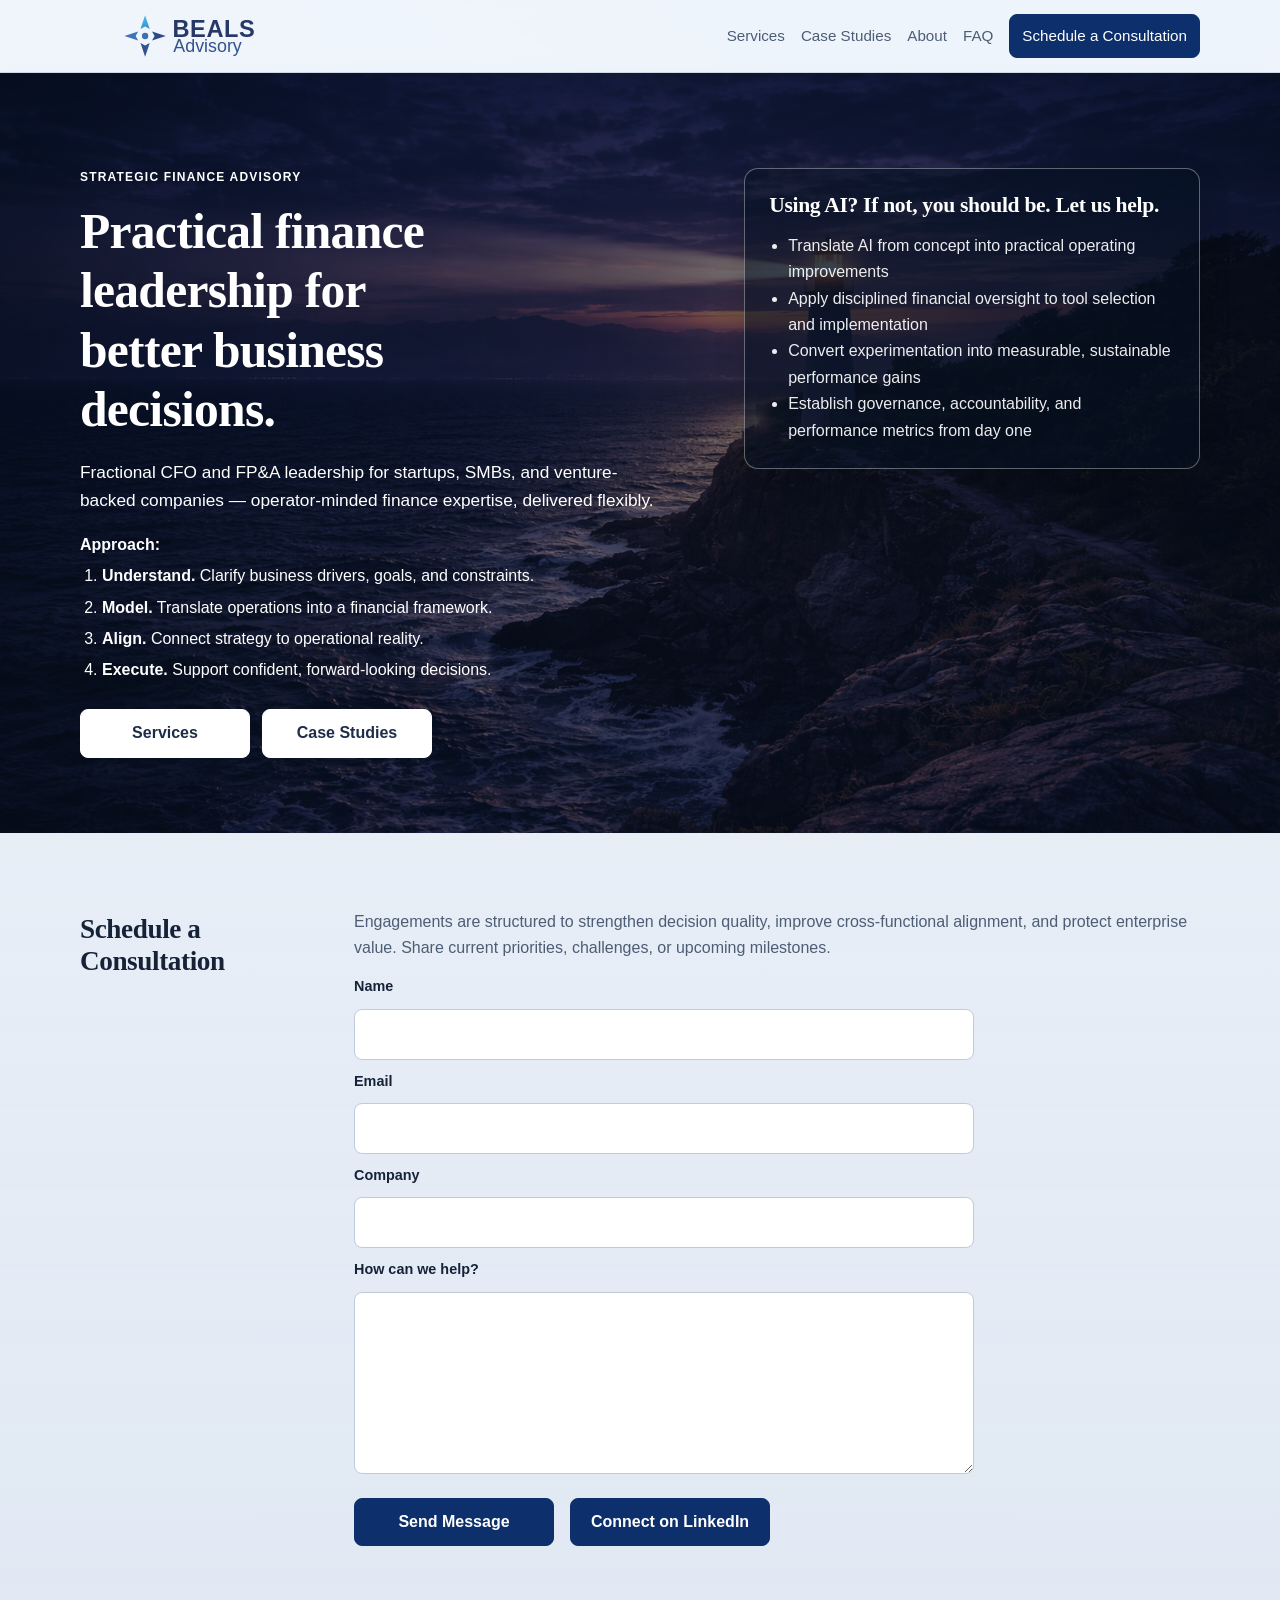
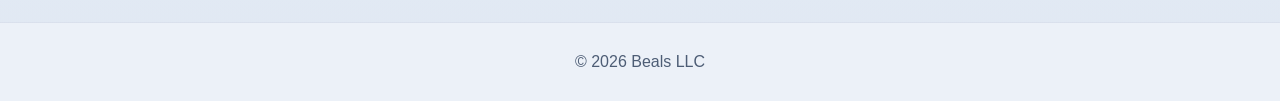
<file: index.html>
<!doctype html>
<html lang="en">
  <head>
    <meta charset="UTF-8" />
    <meta name="viewport" content="width=device-width, initial-scale=1.0" />
    <title>Beals | Strategic Finance Advisory</title>
    <meta
      name="description"
      content="Strategic finance advisory for executive teams seeking disciplined forecasting, performance visibility, and confident decision support."
    />
    <link rel="stylesheet" href="styles.css" />
    <script defer src="script.js"></script>
  </head>

  <body>
    <header class="header">
      <div class="container header__inner">
        <div class="brand">
          <details class="brand-menu">
            <summary class="brand__mark" aria-label="Open site menu">
            <img src="assets/beals-advisory-logo.svg" alt="Beals Advisory" class="brand__logo" />
            </summary>
            <div class="brand-menu__panel" role="menu" aria-label="Quick links">
              <a href="advisory-services.html" role="menuitem">Services</a>
              <a href="case-studies.html" role="menuitem">Case Studies</a>
              <a href="about.html" role="menuitem">About</a>
              <a href="faq.html" role="menuitem">FAQ</a>
              <a href="#contact" role="menuitem">Schedule a Consultation</a>
            </div>
          </details>
        </div>

        <nav class="nav" aria-label="Main navigation">
          <a href="advisory-services.html">Services</a>
          <a href="case-studies.html">Case Studies</a>
          <a href="about.html">About</a>
          <a href="faq.html">FAQ</a>
          <a class="btn btn--small" href="#contact">Schedule a Consultation</a>
        </nav>
      </div>
    </header>

    <main id="top">
      <section class="hero">
        <div class="container hero__layout">
          <div>
            <p class="eyebrow">Strategic Finance Advisory</p>
            <h1>Practical finance leadership for better business decisions.</h1>
            <p class="lead">
              Fractional CFO and FP&amp;A leadership for startups, SMBs, and
              venture-backed companies — operator-minded finance expertise,
              delivered flexibly.
            </p>
            <div class="approach-steps" aria-label="Approach framework">
              <p class="approach-intro">Approach:</p>
              <ol class="approach-list">
                <li>
                  <strong>Understand.</strong> Clarify business drivers, goals,
                  and constraints.
                </li>
                <li>
                  <strong>Model.</strong> Translate operations into a financial
                  framework.
                </li>
                <li>
                  <strong>Align.</strong> Connect strategy to operational reality.
                </li>
                <li>
                  <strong>Execute.</strong> Support confident, forward-looking
                  decisions.
                </li>
              </ol>
            </div>

            <div class="hero__actions">
              <a class="btn btn--primary" href="advisory-services.html"
                >Services</a
              >
              <a class="btn btn--primary" href="case-studies.html"
                >Case Studies</a
              >
            </div>
          </div>
          <aside class="trust-panel" aria-label="Trust indicators">
            <h2>Using AI? If not, you should be. Let us help.</h2>
            <ul>
              <li>
                Translate AI from concept into practical operating improvements
              </li>
              <li>
                Apply disciplined financial oversight to tool selection and
                implementation
              </li>
              <li>
                Convert experimentation into measurable, sustainable performance
                gains
              </li>
              <li>
                Establish governance, accountability, and performance metrics
                from day one
              </li>
            </ul>
          </aside>
        </div>
      </section>

      <section id="contact" class="section section--contact">
        <div class="container section__split">
          <h2>Schedule a Consultation</h2>
          <div>
            <p class="contact-copy">
              Engagements are structured to strengthen decision quality, improve
              cross-functional alignment, and protect enterprise value. Share
              current priorities, challenges, or upcoming milestones.
            </p>
            <form
              class="contact-form"
              action="https://formspree.io/f/mzdaglne"
              method="POST"
            >
              <label for="name">Name</label>
              <input
                id="name"
                name="name"
                type="text"
                autocomplete="name"
                required
              />

              <label for="email">Email</label>
              <input
                id="email"
                name="email"
                type="email"
                autocomplete="email"
                required
              />

              <label for="company">Company</label>
              <input
                id="company"
                name="company"
                type="text"
                autocomplete="organization"
              />

              <label for="message">How can we help?</label>
              <textarea
                id="message"
                name="message"
                rows="6"
                required
              ></textarea>

              <div class="contact-actions">
                <button class="btn btn--primary" type="submit">
                  Send Message
                </button>
                <a
                  class="btn btn--primary"
                  href="https://www.linkedin.com/in/lucasbeals/"
                  target="_blank"
                  rel="noopener noreferrer"
                  >Connect on LinkedIn</a
                >
              </div>
            </form>
          </div>
        </div>
      </section>
    </main>

    <footer class="footer">
      <div class="container footer__inner">
        <p>© <span id="year"></span> Beals LLC</p>
      </div>
    </footer>
  </body>
</html>
</file>
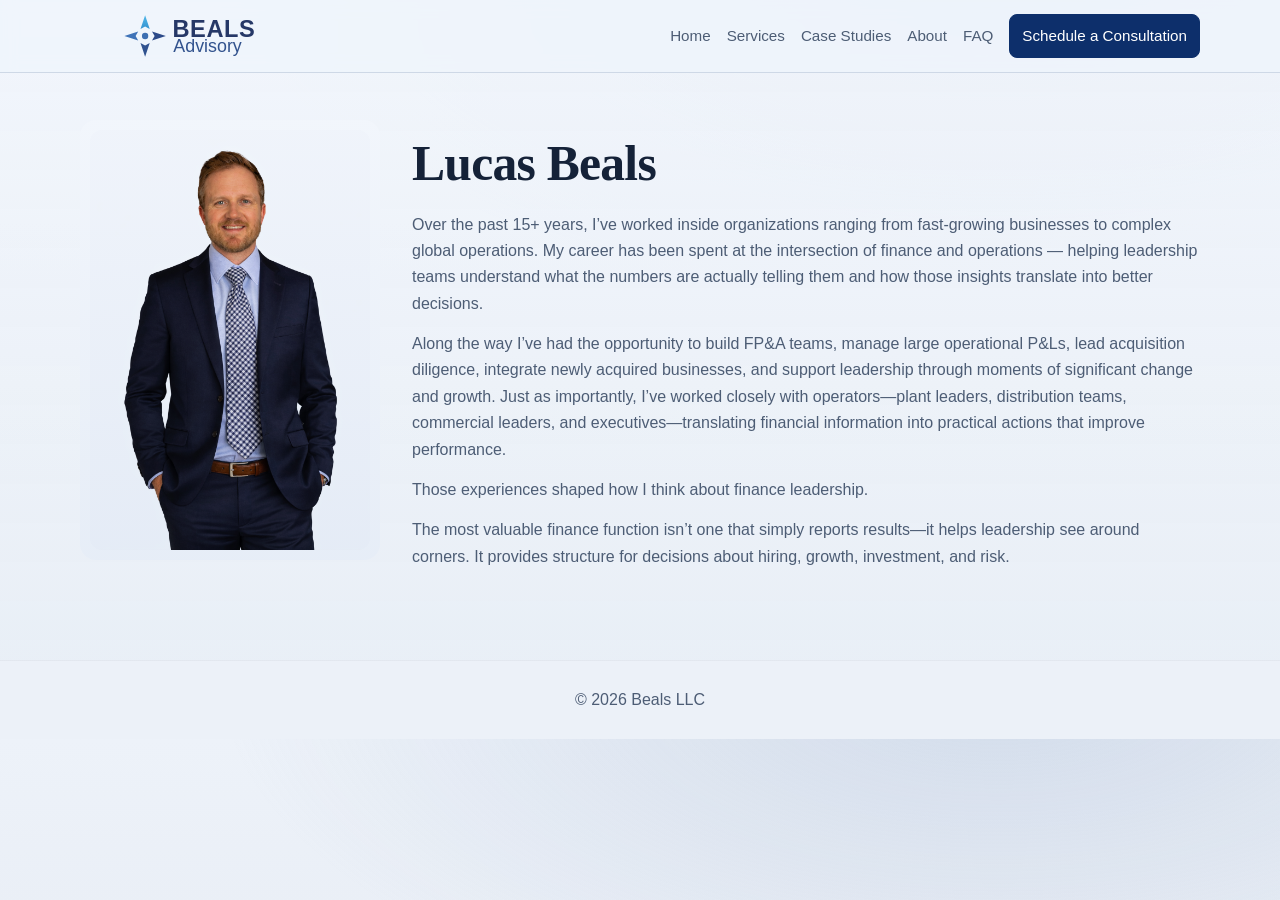
<file: about.html>
<!doctype html>
<html lang="en">
<head>
  <meta charset="UTF-8" />
  <meta name="viewport" content="width=device-width, initial-scale=1.0" />
  <title>About | Lucas Beals Advisory</title>
  <meta name="description" content="Background and operating philosophy behind Beals Advisory's finance leadership approach." />
  <link rel="stylesheet" href="styles.css" />
  <script defer src="script.js"></script>
</head>

<body>
<header class="header">
  <div class="container header__inner">
        <div class="brand">
      <details class="brand-menu">
           <summary class="brand__mark" aria-label="Open site menu">
           <img src="assets/beals-advisory-logo.svg" alt="Beals Advisory" class="brand__logo" />
           </summary>
        <div class="brand-menu__panel" role="menu" aria-label="Quick links">
          <a href="advisory-services.html" role="menuitem">Services</a>
          <a href="case-studies.html" role="menuitem">Case Studies</a>
          <a href="about.html" role="menuitem">About</a>
          <a href="faq.html" role="menuitem">FAQ</a>
          <a href="index.html#contact" role="menuitem">Schedule a Consultation</a>
        </div>
      </details>
    </div>
    
    <nav class="nav" aria-label="Main navigation">
      <a href="index.html">Home</a>
      <a href="advisory-services.html">Services</a>
      <a href="case-studies.html">Case Studies</a>
      <a href="#top">About</a>
      <a href="faq.html">FAQ</a>
      <a class="btn btn--small" href="index.html#contact">Schedule a Consultation</a>
    </nav>
  </div>
</header>

<main id="top">
  <section class="section about-hero">
    <div class="container about-hero__layout">
      <figure class="about-portrait" aria-label="Portrait of Lucas Beals">
        <img src="assets/about-portrait.PNG" alt="Lucas Beals" />
      </figure>
      <div class="about-hero__content">
        <h1>Lucas Beals</h1>
        <p>
          Over the past 15+ years, I’ve worked inside organizations ranging from fast-growing businesses to
          complex global operations. My career has been spent at the intersection of finance and operations —
          helping leadership teams understand what the numbers are actually telling them and how those insights
          translate into better decisions.
        </p>
        <p>
          Along the way I’ve had the opportunity to build FP&amp;A teams, manage large operational P&amp;Ls, lead
          acquisition diligence, integrate newly acquired businesses, and support leadership through moments of
          significant change and growth. Just as importantly, I’ve worked closely with operators—plant leaders,
          distribution teams, commercial leaders, and executives—translating financial information into practical
          actions that improve performance.
        </p>
        <p>Those experiences shaped how I think about finance leadership.</p>
        <p>
          The most valuable finance function isn’t one that simply reports results—it helps leadership see around
          corners. It provides structure for decisions about hiring, growth, investment, and risk.
        </p>
      </div>
    </div>
  </section>

</main>

<footer class="footer">
  <div class="container footer__inner">
    <p>© <span id="year"></span> Beals LLC</p>
  </div>
</footer>

</body>
</html>
</file>
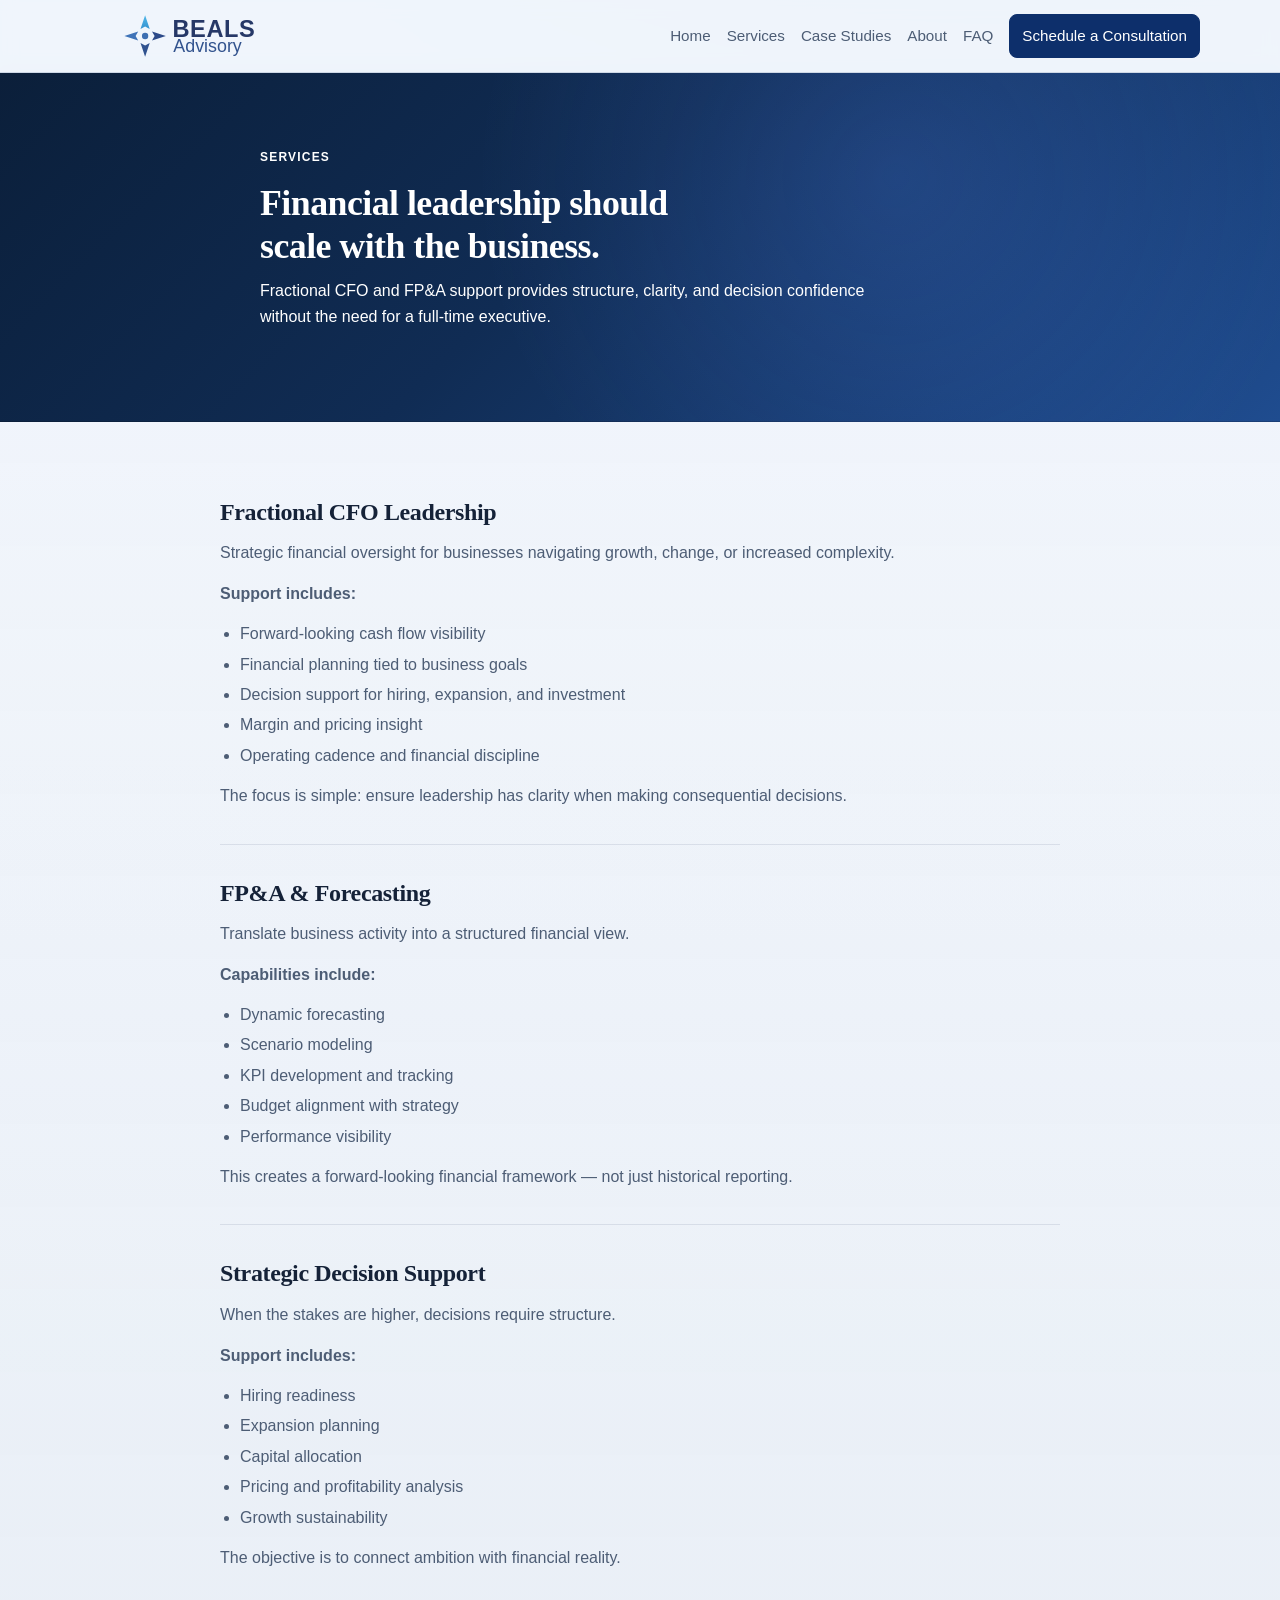
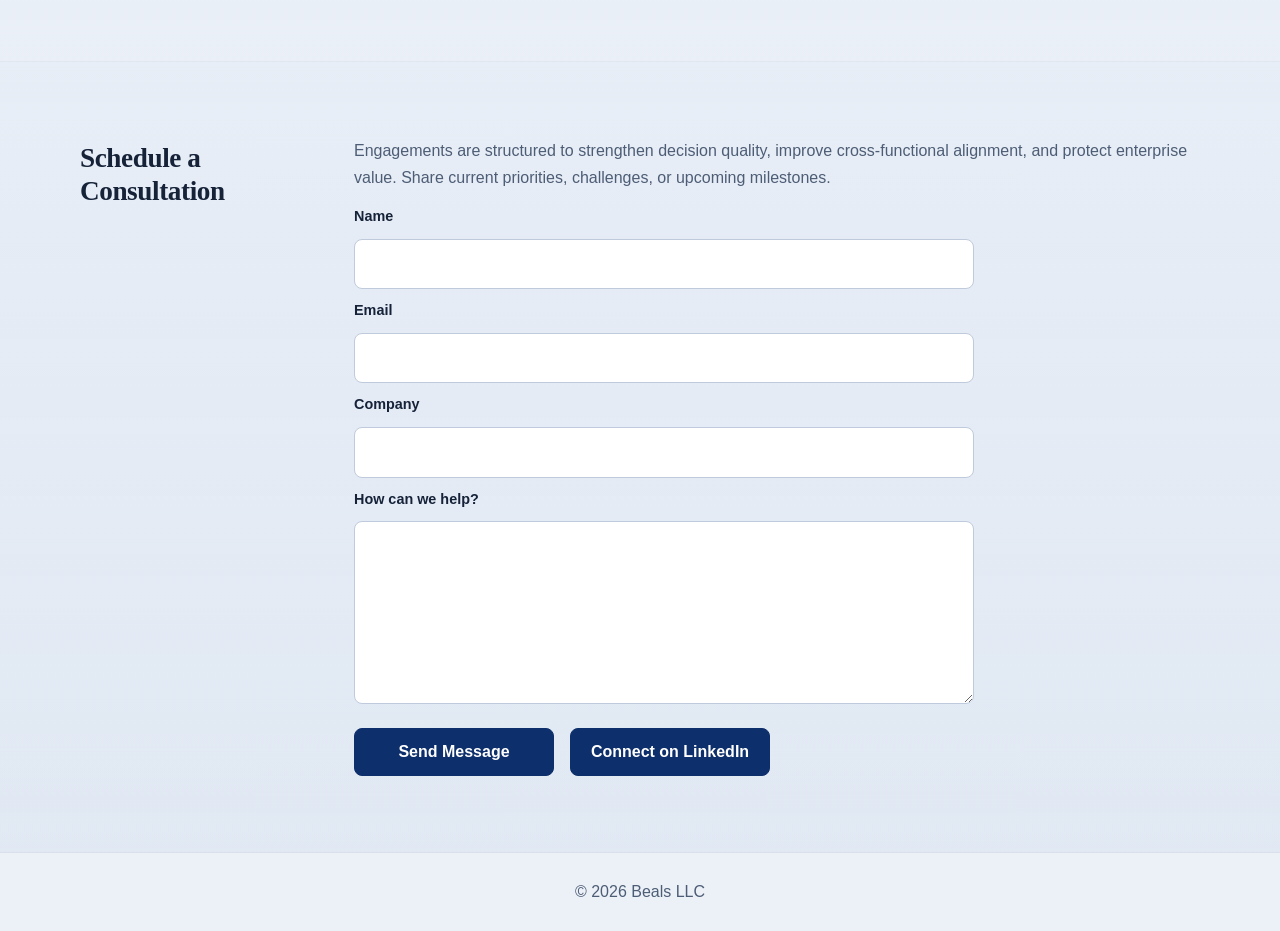
<file: advisory-services.html>
<!doctype html>
<html lang="en">
<head>
  <meta charset="UTF-8" />
  <meta name="viewport" content="width=device-width, initial-scale=1.0" />
  <title>Advisory Services | Lucas Beals Advisory</title>
  <meta name="description" content="Fractional CFO, FP&A, and strategic decision support services designed to provide clarity, structure, and confidence." />
  <link rel="stylesheet" href="styles.css" />
  <script defer src="script.js"></script>
</head>

<body>

<header class="header">
  <div class="container header__inner">
        <div class="brand">
      <details class="brand-menu">
         <summary class="brand__mark" aria-label="Open site menu">
         <img src="assets/beals-advisory-logo.svg" alt="Beals Advisory" class="brand__logo" />
         </summary>
        <div class="brand-menu__panel" role="menu" aria-label="Quick links">
          <a href="advisory-services.html" role="menuitem">Services</a>
          <a href="case-studies.html" role="menuitem">Case Studies</a>
          <a href="about.html" role="menuitem">About</a>
          <a href="faq.html" role="menuitem">FAQ</a>
          <a href="index.html#contact" role="menuitem">Schedule a Consultation</a>
        </div>
      </details>
   </div>
    
    <nav class="nav" aria-label="Main navigation">
      <a href="index.html">Home</a>
      <a href="#services">Services</a>
      <a href="case-studies.html">Case Studies</a>
      <a href="about.html">About</a>
      <a href="faq.html">FAQ</a>
      <a class="btn btn--small" href="#contact">Schedule a Consultation</a>
    </nav>
  </div>
</header>

<main>
<section class="section page-hero">
  <div class="container narrow-text">
    <p class="eyebrow">Services</p>
    <h1>Financial leadership should scale with the business.</h1>
    <p class="lead">
      Fractional CFO and FP&amp;A support provides structure, clarity, and decision confidence without the need for a full-time executive.
    </p>
  </div>
</section>

<section id="services" class="section">
  <div class="container services-detail">
    <article class="service-block">
      <h2>Fractional CFO Leadership</h2>
      <p>Strategic financial oversight for businesses navigating growth, change, or increased complexity.</p>
      <p class="list-label">Support includes:</p>
      <ul class="service-list">
        <li>Forward-looking cash flow visibility</li>
        <li>Financial planning tied to business goals</li>
        <li>Decision support for hiring, expansion, and investment</li>
        <li>Margin and pricing insight</li>
        <li>Operating cadence and financial discipline</li>
      </ul>
      <p>The focus is simple: ensure leadership has clarity when making consequential decisions.</p>
    </article>

    <article class="service-block">
      <h2>FP&amp;A &amp; Forecasting</h2>
      <p>Translate business activity into a structured financial view.</p>
      <p class="list-label">Capabilities include:</p>
      <ul class="service-list">
        <li>Dynamic forecasting</li>
        <li>Scenario modeling</li>
        <li>KPI development and tracking</li>
        <li>Budget alignment with strategy</li>
        <li>Performance visibility</li>
      </ul>
      <p>This creates a forward-looking financial framework — not just historical reporting.</p>
    </article>

    <article class="service-block">
      <h2>Strategic Decision Support</h2>
      <p>When the stakes are higher, decisions require structure.</p>
      <p class="list-label">Support includes:</p>
      <ul class="service-list">
        <li>Hiring readiness</li>
        <li>Expansion planning</li>
        <li>Capital allocation</li>
        <li>Pricing and profitability analysis</li>
        <li>Growth sustainability</li>
      </ul>
      <p>The objective is to connect ambition with financial reality.</p>
    </article>
  </div>
</section>

      <section id="contact" class="section section--contact">
        <div class="container section__split">
          <h2>Schedule a Consultation</h2>
          <div>
            <p class="contact-copy">
              Engagements are structured to strengthen decision quality, improve
              cross-functional alignment, and protect enterprise value. Share
              current priorities, challenges, or upcoming milestones.
            </p>
            <form
              class="contact-form"
              action="https://formspree.io/f/mzdaglne"
              method="POST"
            >
              <label for="name">Name</label>
              <input
                id="name"
                name="name"
                type="text"
                autocomplete="name"
                required
              />

              <label for="email">Email</label>
              <input
                id="email"
                name="email"
                type="email"
                autocomplete="email"
                required
              />

              <label for="company">Company</label>
              <input
                id="company"
                name="company"
                type="text"
                autocomplete="organization"
              />

              <label for="message">How can we help?</label>
              <textarea
                id="message"
                name="message"
                rows="6"
                required
              ></textarea>

              <div class="contact-actions">
                <button class="btn btn--primary" type="submit">
                  Send Message
                </button>
                <a
                  class="btn btn--primary"
                  href="https://www.linkedin.com/in/lucasbeals/"
                  target="_blank"
                  rel="noopener noreferrer"
                  >Connect on LinkedIn</a
                >
              </div>
            </form>
          </div>
        </div>
      </section>
    </main>

    <footer class="footer">
      <div class="container footer__inner">
        <p>© <span id="year"></span> Beals LLC</p>
      </div>
    </footer>
  </body>
</html>
</file>
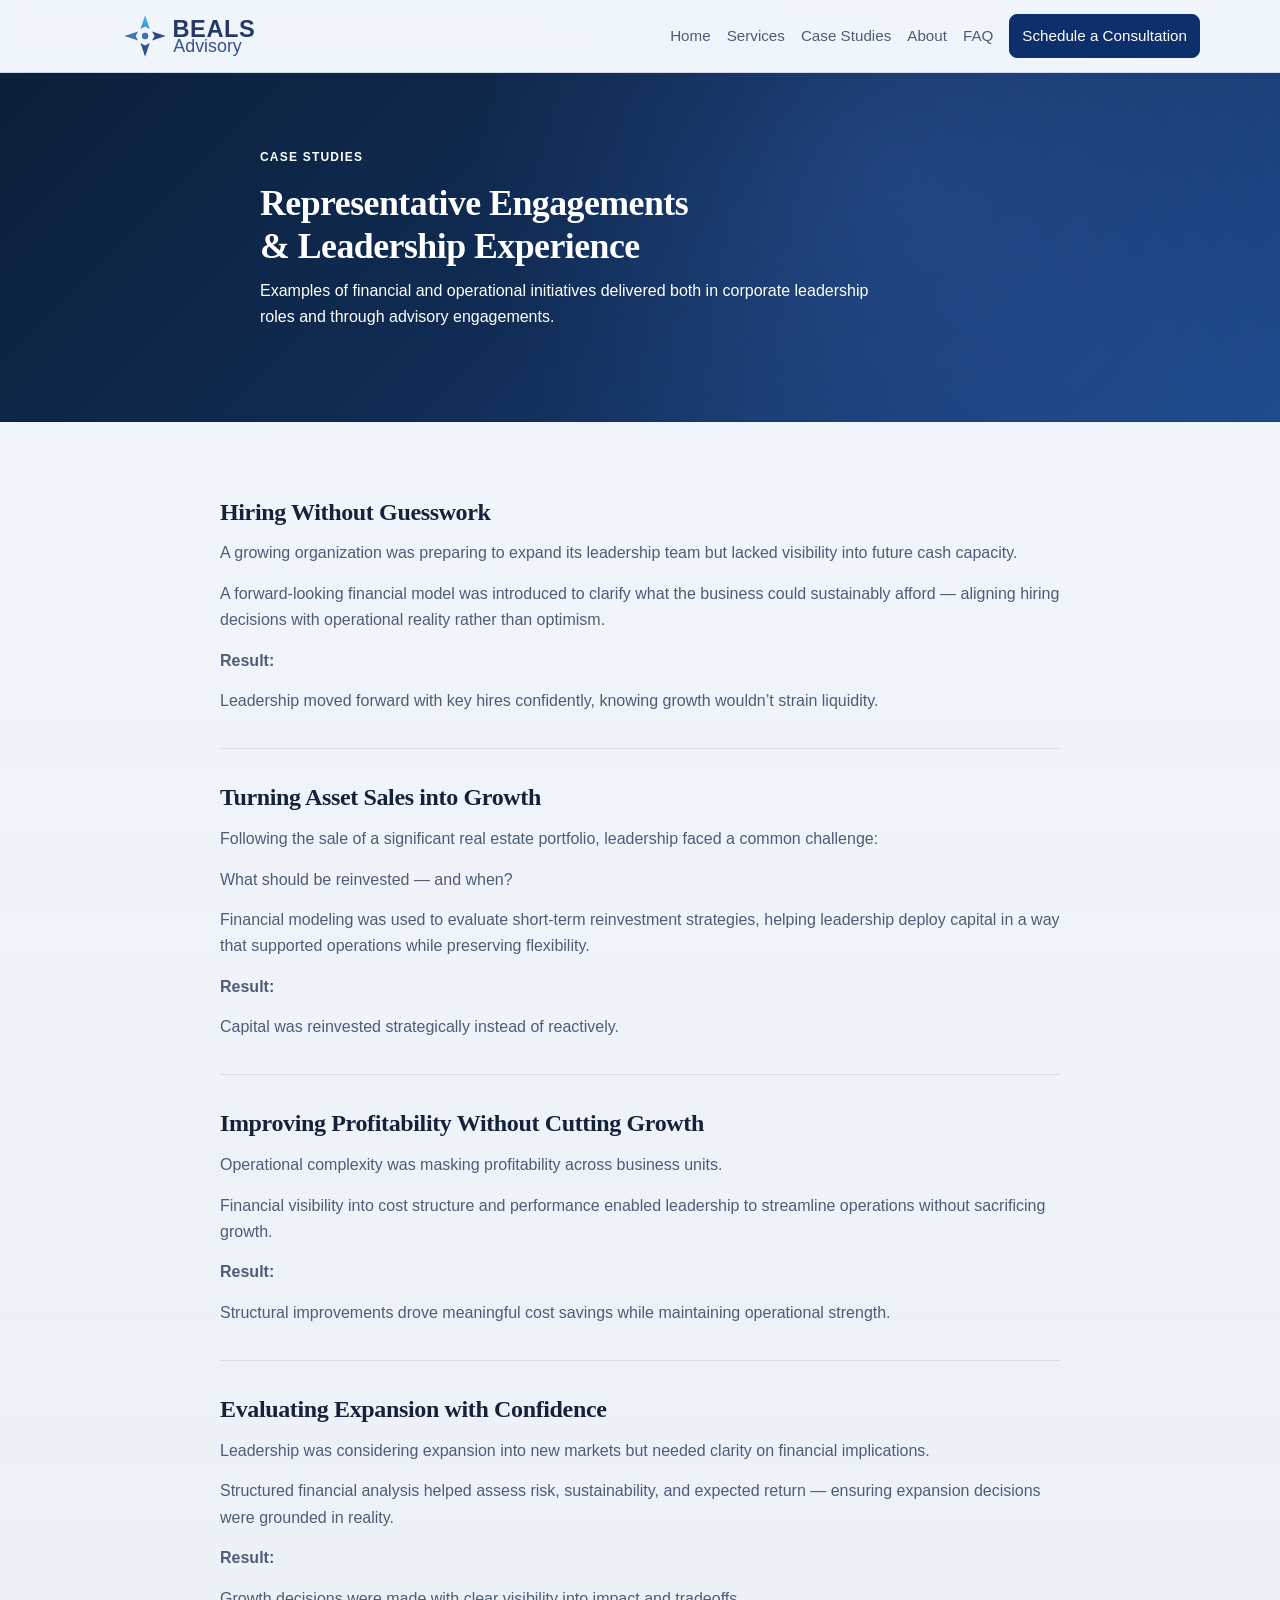
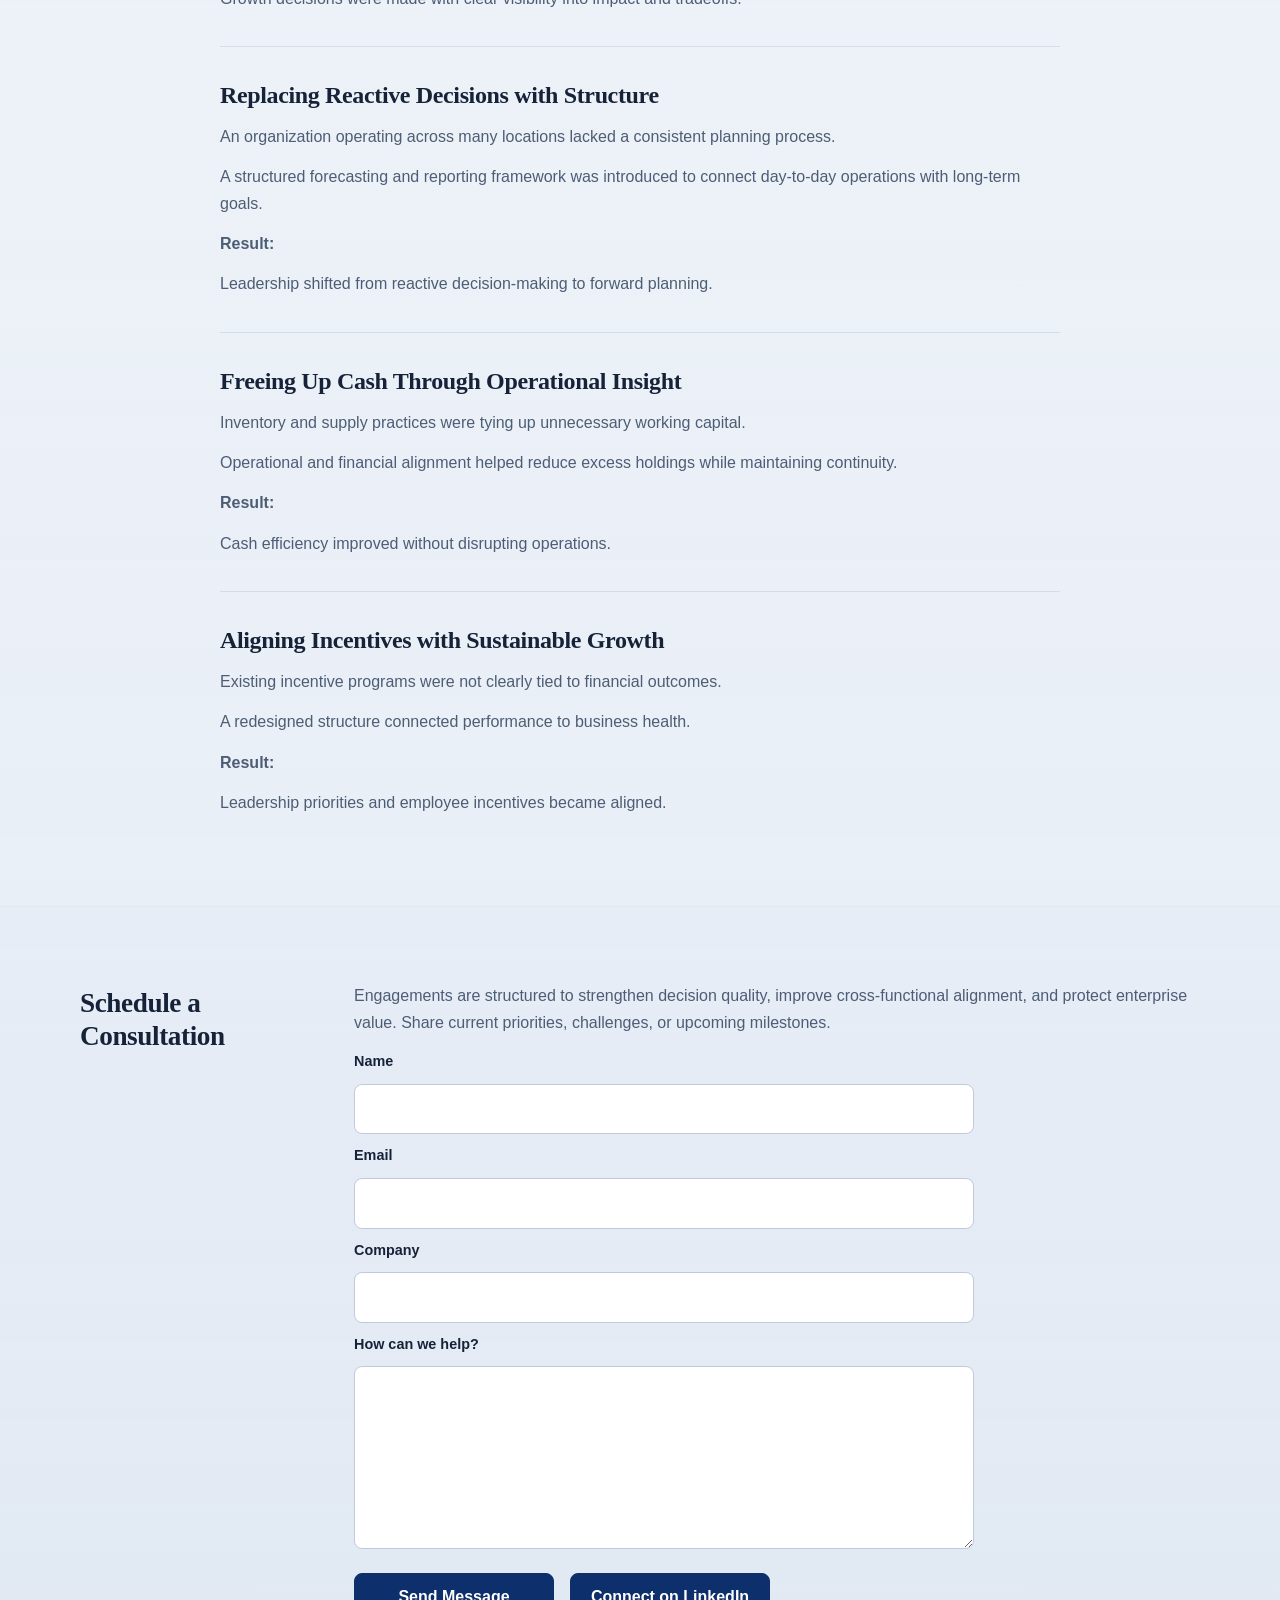
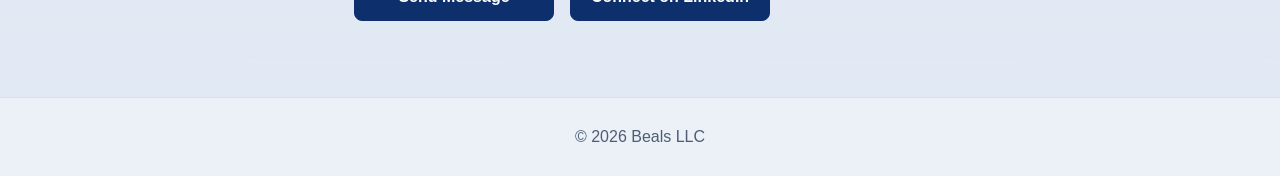
<file: case-studies.html>
<!doctype html>
<html lang="en">
<head>
  <meta charset="UTF-8" />
  <meta name="viewport" content="width=device-width, initial-scale=1.0" />
  <title>Case Studies | Lucas Beals Advisory</title>
  <meta name="description" content="Case study examples highlighting practical financial leadership outcomes for growing organizations." />
  <link rel="stylesheet" href="styles.css" />
  <script defer src="script.js"></script>
</head>

<body>
<header class="header">
  <div class="container header__inner">
        <div class="brand">
      <details class="brand-menu">
          <summary class="brand__mark" aria-label="Open site menu">
          <img src="assets/beals-advisory-logo.svg" alt="Beals Advisory" class="brand__logo" />
          </summary>
        <div class="brand-menu__panel" role="menu" aria-label="Quick links">
          <a href="advisory-services.html" role="menuitem">Services</a>
          <a href="case-studies.html" role="menuitem">Case Studies</a>
          <a href="about.html" role="menuitem">About</a>
          <a href="faq.html" role="menuitem">FAQ</a>
          <a href="index.html#contact" role="menuitem">Schedule a Consultation</a>
        </div>
      </details>
   </div>

    <nav class="nav" aria-label="Main navigation">
      <a href="index.html">Home</a>
      <a href="advisory-services.html">Services</a>
      <a href="#case-studies">Case Studies</a>
      <a href="about.html">About</a>
      <a href="faq.html">FAQ</a>
      <a class="btn btn--small" href="#contact">Schedule a Consultation</a>
    </nav>
  </div>
</header>

<main>
<section class="section page-hero">
  <div class="container narrow-text">
    <p class="eyebrow">Case Studies</p>
    <h1>Representative Engagements & Leadership Experience</h1>
      <p class="lead">
      Examples of financial and operational initiatives delivered both in corporate leadership roles and through advisory engagements.
    </p>
  </div>
</section>

<section id="case-studies" class="section">
  <div class="container services-detail">
    <article class="service-block">
      <h2>Hiring Without Guesswork</h2>
      <p>A growing organization was preparing to expand its leadership team but lacked visibility into future cash capacity.</p>
      <p>A forward-looking financial model was introduced to clarify what the business could sustainably afford — aligning hiring decisions with operational reality rather than optimism.</p>
      <p class="list-label">Result:</p>
      <p>Leadership moved forward with key hires confidently, knowing growth wouldn’t strain liquidity.</p>
    </article>

    <article class="service-block">
      <h2>Turning Asset Sales into Growth</h2>
      <p>Following the sale of a significant real estate portfolio, leadership faced a common challenge:</p>
      <p>What should be reinvested — and when?</p>
      <p>Financial modeling was used to evaluate short-term reinvestment strategies, helping leadership deploy capital in a way that supported operations while preserving flexibility.</p>
      <p class="list-label">Result:</p>
      <p>Capital was reinvested strategically instead of reactively.</p>
    </article>

    <article class="service-block">
      <h2>Improving Profitability Without Cutting Growth</h2>
      <p>Operational complexity was masking profitability across business units.</p>
      <p>Financial visibility into cost structure and performance enabled leadership to streamline operations without sacrificing growth.</p>
      <p class="list-label">Result:</p>
      <p>Structural improvements drove meaningful cost savings while maintaining operational strength.</p>
    </article>

    <article class="service-block">
      <h2>Evaluating Expansion with Confidence</h2>
      <p>Leadership was considering expansion into new markets but needed clarity on financial implications.</p>
      <p>Structured financial analysis helped assess risk, sustainability, and expected return — ensuring expansion decisions were grounded in reality.</p>
      <p class="list-label">Result:</p>
      <p>Growth decisions were made with clear visibility into impact and tradeoffs.</p>
    </article>

    <article class="service-block">
      <h2>Replacing Reactive Decisions with Structure</h2>
      <p>An organization operating across many locations lacked a consistent planning process.</p>
      <p>A structured forecasting and reporting framework was introduced to connect day-to-day operations with long-term goals.</p>
      <p class="list-label">Result:</p>
      <p>Leadership shifted from reactive decision-making to forward planning.</p>
    </article>

    <article class="service-block">
      <h2>Freeing Up Cash Through Operational Insight</h2>
      <p>Inventory and supply practices were tying up unnecessary working capital.</p>
      <p>Operational and financial alignment helped reduce excess holdings while maintaining continuity.</p>
      <p class="list-label">Result:</p>
      <p>Cash efficiency improved without disrupting operations.</p>
    </article>

    <article class="service-block">
      <h2>Aligning Incentives with Sustainable Growth</h2>
      <p>Existing incentive programs were not clearly tied to financial outcomes.</p>
      <p>A redesigned structure connected performance to business health.</p>
      <p class="list-label">Result:</p>
      <p>Leadership priorities and employee incentives became aligned.</p>
    </article>
  </div>
</section>

      <section id="contact" class="section section--contact">
        <div class="container section__split">
          <h2>Schedule a Consultation</h2>
          <div>
            <p class="contact-copy">
              Engagements are structured to strengthen decision quality, improve
              cross-functional alignment, and protect enterprise value. Share
              current priorities, challenges, or upcoming milestones.
            </p>
            <form
              class="contact-form"
              action="https://formspree.io/f/mzdaglne"
              method="POST"
            >
              <label for="name">Name</label>
              <input
                id="name"
                name="name"
                type="text"
                autocomplete="name"
                required
              />

              <label for="email">Email</label>
              <input
                id="email"
                name="email"
                type="email"
                autocomplete="email"
                required
              />

              <label for="company">Company</label>
              <input
                id="company"
                name="company"
                type="text"
                autocomplete="organization"
              />

              <label for="message">How can we help?</label>
              <textarea
                id="message"
                name="message"
                rows="6"
                required
              ></textarea>

              <div class="contact-actions">
                <button class="btn btn--primary" type="submit">
                  Send Message
                </button>
                <a
                  class="btn btn--primary"
                  href="https://www.linkedin.com/in/lucasbeals/"
                  target="_blank"
                  rel="noopener noreferrer"
                  >Connect on LinkedIn</a
                >
              </div>
            </form>
          </div>
        </div>
      </section>
    </main>

    <footer class="footer">
      <div class="container footer__inner">
        <p>© <span id="year"></span> Beals LLC</p>
      </div>
    </footer>
  </body>
</html>
</file>
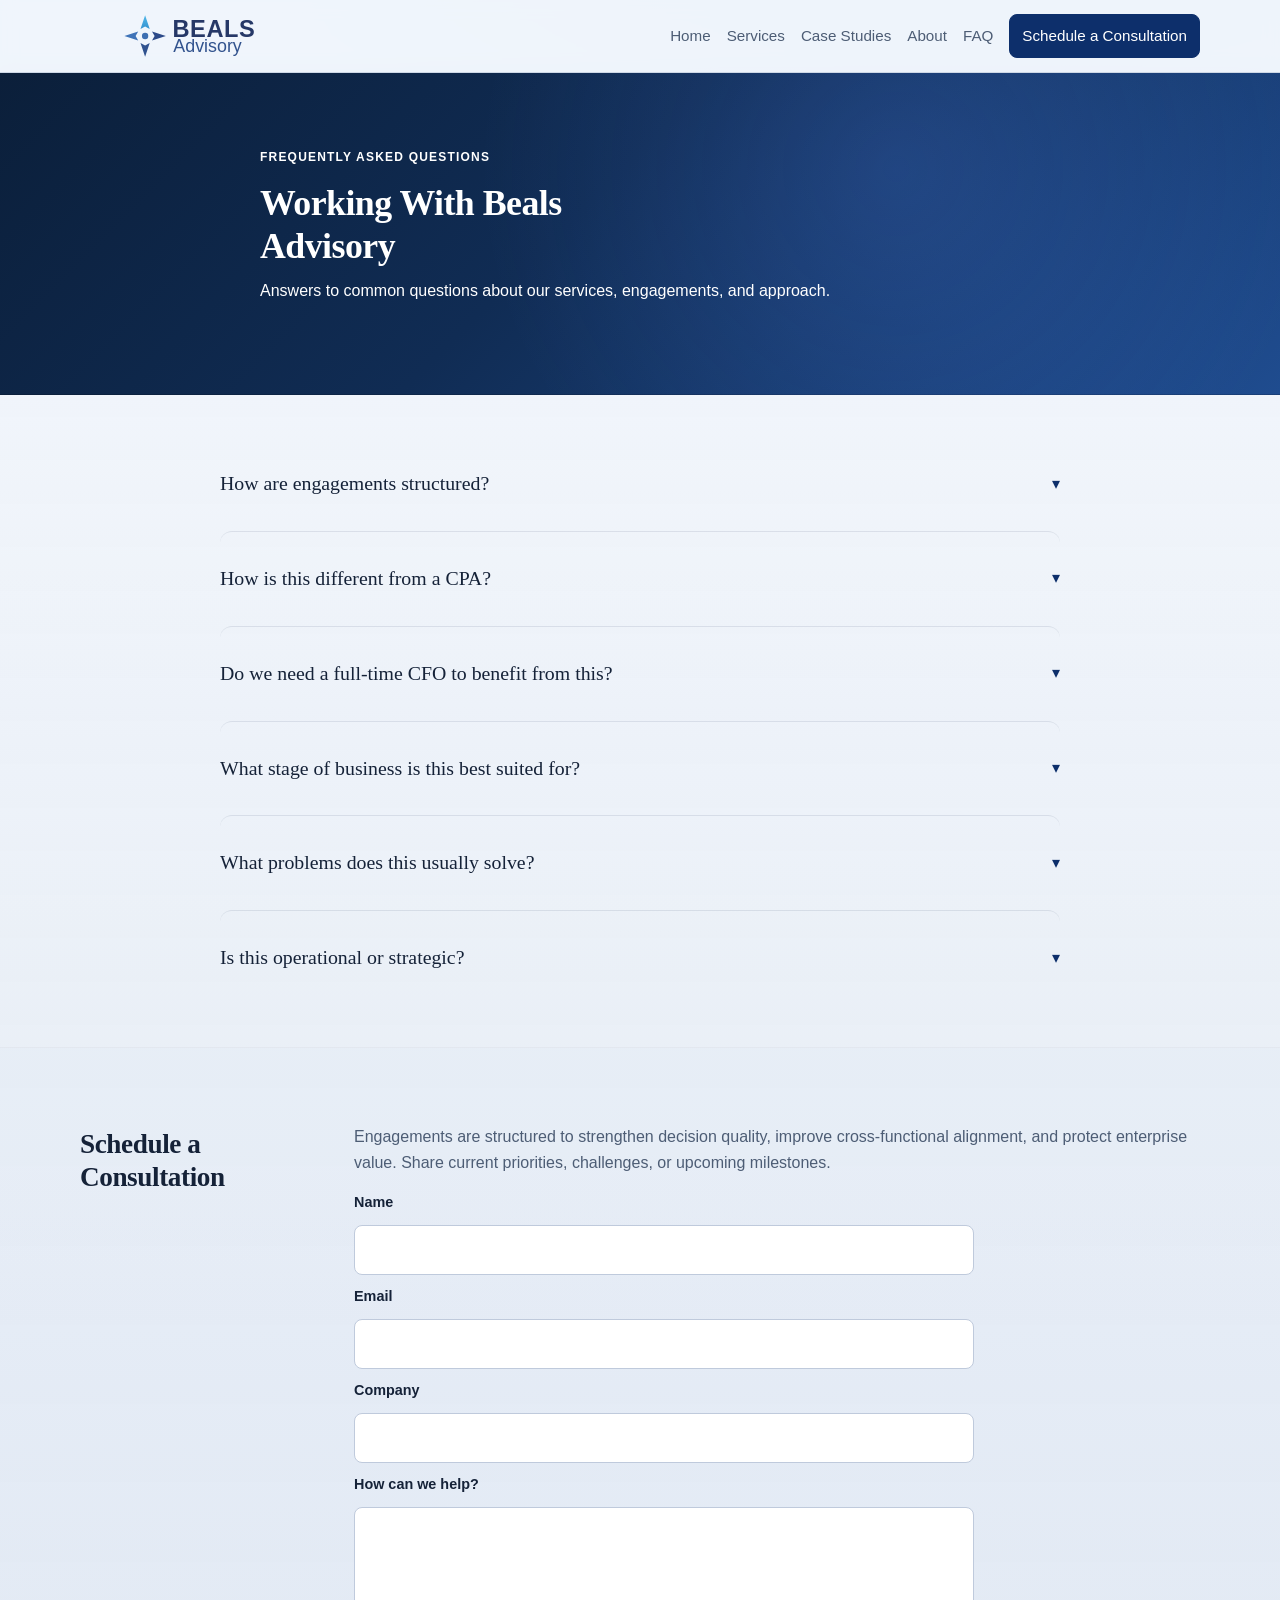
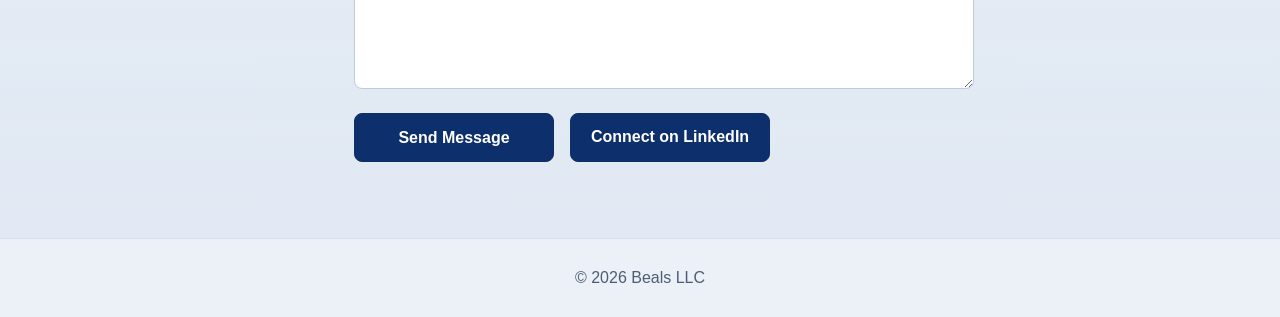
<file: faq.html>
<!doctype html>
<html lang="en">
<head>
  <meta charset="UTF-8" />
  <meta name="viewport" content="width=device-width, initial-scale=1.0" />
  <title>FAQ | Lucas Beals Advisory</title>
  <meta name="description" content="Frequently asked questions about fractional CFO and FP&A support, decision guidance, and engagement fit." />
  <link rel="stylesheet" href="styles.css" />
  <script defer src="script.js"></script>
</head>

<body>
<header class="header">
  <div class="container header__inner">
        <div class="brand">
      <details class="brand-menu">
           <summary class="brand__mark" aria-label="Open site menu">
           <img src="assets/beals-advisory-logo.svg" alt="Beals Advisory" class="brand__logo" />
           </summary>
        <div class="brand-menu__panel" role="menu" aria-label="Quick links">
          <a href="advisory-services.html" role="menuitem">Services</a>
          <a href="case-studies.html" role="menuitem">Case Studies</a>
          <a href="about.html" role="menuitem">About</a>
          <a href="faq.html" role="menuitem">FAQ</a>
          <a href="index.html#contact" role="menuitem">Schedule a Consultation</a>
        </div>
      </details>
    </div>

    <nav class="nav" aria-label="Main navigation">
      <a href="index.html">Home</a>
      <a href="advisory-services.html">Services</a>
      <a href="case-studies.html">Case Studies</a>
      <a href="about.html">About</a>
      <a href="#faq">FAQ</a>
      <a class="btn btn--small" href="#contact">Schedule a Consultation</a>
    </nav>
  </div>
</header>

<main>
<section class="section page-hero">
  <div class="container narrow-text">
    <p class="eyebrow">Frequently Asked Questions</p>
    <h1>Working With Beals Advisory</h1>
    <p class="lead">
      Answers to common questions about our services, engagements, and approach.
    </p>
  </div>
</section>

<section id="faq" class="section">
  <div class="container services-detail faq-detail">
    <details class="service-block faq-item">
      <summary>
        <span>How are engagements structured?</span>
        <span class="faq-item__arrow" aria-hidden="true">▾</span>
      </summary>
      <div class="faq-item__answer">
        <p>Engagements are designed to be flexible and aligned with the needs of each client. Some companies prefer an ongoing advisory relationship, which we typically structure as a monthly retainer that provides consistent access to strategic financial leadership and support.</p>
        <p>In other situations, clients engage us on a project basis—for example, for financial modeling, transaction support, operational improvements, or specific strategic initiatives.</p>
        <p>Many engagements also begin with a defined project and evolve into an ongoing advisory relationship as the partnership develops.</p>
      </div>
    </details>
    
    <details class="service-block faq-item">
      <summary>
        <span>How is this different from a CPA?</span>
        <span class="faq-item__arrow" aria-hidden="true">▾</span>
      </summary>
      <div class="faq-item__answer">
        <p>CPA support is essential for compliance and historical reporting.</p>
        <p>Fractional CFO support focuses on forward-looking decisions — helping leadership understand what’s possible, what’s sustainable, and what comes next.</p>
      </div>
    </details>

    <details class="service-block faq-item">
      <summary>
        <span>Do we need a full-time CFO to benefit from this?</span>
        <span class="faq-item__arrow" aria-hidden="true">▾</span>
      </summary>
      <div class="faq-item__answer">
        <p>No. Many businesses benefit from executive-level financial leadership before a full-time role is justified.</p>
        <p>Fractional support provides that capability in a flexible format.</p>
      </div>
    </details>

    <details class="service-block faq-item">
      <summary>
        <span>What stage of business is this best suited for?</span>
        <span class="faq-item__arrow" aria-hidden="true">▾</span>
      </summary>
      <div class="faq-item__answer">
        <p>Typically:</p>
        <ul class="service-list">
          <li>Growing owner-led businesses</li>
          <li>Companies preparing to hire or expand</li>
          <li>Businesses navigating margin pressure or cash flow strain</li>
          <li>Organizations seeking more decision clarity</li>
        </ul>
      </div>
    </details>

    <details class="service-block faq-item">
      <summary>
        <span>What problems does this usually solve?</span>
        <span class="faq-item__arrow" aria-hidden="true">▾</span>
      </summary>
      <div class="faq-item__answer">
        <p>Common outcomes include:</p>
        <ul class="service-list">
          <li>Improved visibility into future cash position</li>
          <li>More confident hiring and investment decisions</li>
          <li>Better alignment between growth and sustainability</li>
          <li>Clearer understanding of profitability drivers</li>
        </ul>
      </div>
    </details>

    <details class="service-block faq-item">
      <summary>
        <span>Is this operational or strategic?</span>
        <span class="faq-item__arrow" aria-hidden="true">▾</span>
      </summary>
      <div class="faq-item__answer">
        <p>Both. Financial leadership is most effective when strategy and execution are connected.</p>
      </div>
    </details>
  </div>
</section>

      <section id="contact" class="section section--contact">
        <div class="container section__split">
          <h2>Schedule a Consultation</h2>
          <div>
            <p class="contact-copy">
              Engagements are structured to strengthen decision quality, improve
              cross-functional alignment, and protect enterprise value. Share
              current priorities, challenges, or upcoming milestones.
            </p>
            <form
              class="contact-form"
              action="https://formspree.io/f/mzdaglne"
              method="POST"
            >
              <label for="name">Name</label>
              <input
                id="name"
                name="name"
                type="text"
                autocomplete="name"
                required
              />

              <label for="email">Email</label>
              <input
                id="email"
                name="email"
                type="email"
                autocomplete="email"
                required
              />

              <label for="company">Company</label>
              <input
                id="company"
                name="company"
                type="text"
                autocomplete="organization"
              />

              <label for="message">How can we help?</label>
              <textarea
                id="message"
                name="message"
                rows="6"
                required
              ></textarea>

              <div class="contact-actions">
                <button class="btn btn--primary" type="submit">
                  Send Message
                </button>
                <a
                  class="btn btn--primary"
                  href="https://www.linkedin.com/in/lucasbeals/"
                  target="_blank"
                  rel="noopener noreferrer"
                  >Connect on LinkedIn</a
                >
              </div>
            </form>
          </div>
        </div>
      </section>
    </main>

    <footer class="footer">
      <div class="container footer__inner">
        <p>© <span id="year"></span> Beals LLC</p>
      </div>
    </footer>
  </body>
</html>
</file>
<file: styles.css>
:root {
  --bg: #e6ebf3;
  --surface: #f2f5fa;
  --surface-alt: #e7edf6;
  --text: #152238;
  --muted: #4d5d75;
  --border: #ced8e6;
  --accent: #0d2f6b;
  --accent-soft: #17408f;
  --max: 1120px;
}

* {
  box-sizing: border-box;
}

html {
  scroll-behavior: smooth;
}

body {
  margin: 0;
  font-family: "Inter", "Segoe UI", Roboto, Helvetica, Arial, sans-serif;
  color: var(--text);
  background:
    radial-gradient(
      1200px 560px at 78% -8%,
      rgba(161, 179, 207, 0.36),
      transparent 65%
    ),
    linear-gradient(180deg, #edf2f9 0%, var(--bg) 52%, #e1e8f1 100%);
  line-height: 1.65;
  padding-top: 72px;
}

h1,
h2,
h3 {
  font-family: "Georgia", "Times New Roman", serif;
  line-height: 1.2;
  letter-spacing: -0.015em;
}

.container {
  width: min(var(--max), 100% - 36px);
  margin: 0 auto;
}

.header {
  position: fixed;
  top: 0;
  left: 0;
  right: 0;
  z-index: 10;
  background: rgba(240, 245, 252, 0.9);
  border-bottom: 1px solid var(--border);
  backdrop-filter: blur(8px);
}

.header__inner {
  min-height: 72px;
  display: flex;
  align-items: center;
  justify-content: space-between;
  gap: 12px;
}

.brand {
  text-decoration: none;
  display: inline-flex;
  align-items: center;
  gap: 10px;
  color: inherit;
}

.brand__mark {
  display: block;
  border-radius: 8px;
}

.brand__logo {
  display: block;
  width: clamp(190px, 23vw, 280px);
  height: 52px;
  object-fit: contain;
}

.brand-menu {
  position: relative;
}

.brand-menu > summary {
  list-style: none;
  cursor: pointer;
}

.brand-menu > summary::-webkit-details-marker {
  display: none;
}

.brand-menu > summary:focus-visible {
  outline: 2px solid rgba(23, 64, 143, 0.35);
  outline-offset: 2px;
}

.brand-menu__panel {
  position: absolute;
  top: calc(100% + 10px);
  left: 0;
  min-width: 228px;
  padding: 10px;
  border-radius: 10px;
  border: 1px solid var(--border);
  background: rgba(245, 248, 252, 0.98);
  box-shadow: 0 12px 24px rgba(18, 38, 71, 0.16);
  display: grid;
  gap: 2px;
  z-index: 20;
}

.brand-menu:not([open]) .brand-menu__panel {
  display: none;
}

.brand-menu__panel a {
  text-decoration: none;
  color: var(--text);
  font-size: 0.92rem;
  font-weight: 500;
  padding: 8px 10px;
  border-radius: 8px;
}

.brand-menu__panel a:hover {
  background: rgba(13, 47, 107, 0.08);
  color: var(--accent);
}

.nav {
  display: flex;
  align-items: center;
  flex-wrap: wrap;
}

.nav a {
  text-decoration: none;
  color: var(--muted);
  margin-left: 16px;
  font-size: 0.95rem;
  font-weight: 500;
}

.nav a:hover {
  color: var(--accent);
}

.hero {
  position: relative;
  padding: 96px 0 74px;
  border-bottom: 1px solid rgba(23, 43, 77, 0.08);
  background:
    linear-gradient(
      180deg,
      rgba(8, 18, 36, 0.56) 0%,
      rgba(8, 18, 36, 0.58) 100%
    ),
    var(--hero-bg-image, url("assets/hero-mountain-climb.png")) center/cover
      no-repeat;
}

.hero__layout {
  display: grid;
  gap: 26px;
  grid-template-columns: 1.4fr 1fr;
  align-items: start;
}

.hero h1,
.hero .lead,
.hero .approach-intro,
.hero .approach-list,
.hero .eyebrow {
  color: #fff;
}

.hero .approach-list strong {
  color: #fff;
}

.eyebrow {
  margin: 0;
  text-transform: uppercase;
  letter-spacing: 0.1em;
  font-size: 0.75rem;
  color: var(--accent-soft);
  font-weight: 600;
}

h1 {
  margin: 14px 0 18px;
  font-size: clamp(2rem, 3.9vw, 3.1rem);
  max-width: 16ch;
}

.lead {
  color: var(--muted);
  font-size: 1.08rem;
  max-width: 60ch;
}

.hero__actions {
  margin-top: 28px;
  display: flex;
  gap: 12px;
  flex-wrap: wrap;
}

.hero__actions .btn {
  flex: 0 0 170px;
  text-align: center;
}

.approach-steps {
  margin-top: 12px;
}

.approach-intro {
  margin: 0 0 6px;
  color: var(--text);
  font-weight: 600;
}

.approach-list {
  margin: 0;
  color: var(--muted);
  list-style: decimal;
  padding-left: 22px;
  display: grid;
  gap: 8px;
}

.approach-list li {
  line-height: 1.45;
}

.narrow-text {
  max-width: 760px;
}

.page-hero {
  padding: 36px 0 28px;
  border-bottom: 1px solid rgba(23, 43, 77, 0.05);
  color: #fff;
}

.section.page-hero {
  background:
    radial-gradient(circle at 70% 30%, rgba(90, 140, 255, 0.18), transparent 45%),
    linear-gradient(135deg, #0b1f3a 0%, #102c54 45%, #1f4c8f 100%);
  color: #fff;
}

.page-hero h1 {
  margin: 8px 0 10px;
  font-size: clamp(1.7rem, 2.8vw, 2.35rem);
  max-width: 24ch;
}

.page-hero .lead {
  font-size: 1rem;
  max-width: 72ch;
}

.page-hero h1,
.page-hero .eyebrow,
.page-hero .lead,
.page-hero p {
  color: #fff;
}

.trust-panel {
  margin: 0;
  background: rgba(7, 17, 34, 0.55);
  border: 1px solid rgba(255, 255, 255, 0.35);
  border-radius: 14px;
  padding: 24px;
  box-shadow: 0 10px 30px rgba(0, 0, 0, 0.2);
}

.trust-panel h2 {
  margin: 0 0 14px;
  font-size: 1.35rem;
  color: #fff;
}

.trust-panel ul {
  margin: 0;
  padding-left: 19px;
  color: rgba(255, 255, 255, 0.92);
}

.section {
  padding: 76px 0;
  border-bottom: 1px solid rgba(23, 43, 77, 0.06);
  background: linear-gradient(
    180deg,
    rgba(242, 246, 252, 0.82) 0%,
    rgba(235, 241, 248, 0.76) 100%
  );
}

.section--subtle,
.section--contact {
  background: linear-gradient(
    180deg,
    rgba(231, 238, 247, 0.84) 0%,
    rgba(225, 233, 244, 0.8) 100%
  );
}

.about-hero {
  padding-top: 48px;
}

.about-hero__layout {
  display: grid;
  grid-template-columns: minmax(200px, 300px) 1fr;
  gap: 32px;
  align-items: start;
}

.about-portrait {
  margin: 0;
  display: inline-flex;
  padding: 10px;
  border-radius: 16px;
  background: linear-gradient(
    180deg,
    rgba(242, 246, 252, 0.92) 0%,
    rgba(230, 237, 247, 0.9) 100%
  );
}

.about-portrait img {
  display: block;
  width: 100%;
  max-width: 280px;
  height: auto;
  border-radius: 12px;
  mix-blend-mode: multiply;
}

.about-hero__content {
  min-width: 0;
}

.section__split {
  display: grid;
  grid-template-columns: minmax(140px, 240px) 1fr;
  gap: 18px 34px;
}

h2 {
  margin: 4px 0 0;
  font-size: 1.7rem;
}

.section p {
  margin: 0 0 14px;
  color: var(--muted);
}

.service-grid {
  display: grid;
  grid-template-columns: repeat(2, minmax(220px, 1fr));
  gap: 12px;
}

.service-card {
  background: var(--surface);
  border: 1px solid var(--border);
  border-radius: 12px;
  padding: 18px;
}

.service-card h3 {
  margin: 0 0 10px;
  font-size: 1.08rem;
}

.service-card p {
  margin: 0;
  font-size: 0.95rem;
}

.services-detail {
  max-width: 840px;
}

.service-block + .service-block {
  margin-top: 34px;
  padding-top: 34px;
  border-top: 1px solid rgba(23, 43, 77, 0.1);
}

.service-block h2 {
  margin: 0 0 14px;
  font-size: 1.5rem;
}

.list-label {
  margin: 0 0 8px;
  font-weight: 600;
  color: var(--text);
}

.service-list {
  margin: 0 0 14px;
  padding-left: 20px;
  color: var(--muted);
}

.service-list li + li {
  margin-top: 4px;
}

.faq-item {
  border-radius: 12px;
}

.faq-item > summary {
  list-style: none;
  cursor: pointer;
  display: flex;
  align-items: center;
  justify-content: space-between;
  gap: 12px;
  margin: 0;
  font-family: "Georgia", "Times New Roman", serif;
  font-size: 1.24rem;
  line-height: 1.3;
  color: var(--text);
}

.faq-item > summary::-webkit-details-marker {
  display: none;
}

.faq-item__arrow {
  color: var(--accent);
  font-size: 1rem;
  transition: transform 0.2s ease;
}

.faq-item[open] .faq-item__arrow {
  transform: rotate(180deg);
}

.faq-item__answer {
  margin-top: 14px;
}

.faq-item__answer p:last-child,
.faq-item__answer ul:last-child {
  margin-bottom: 0;
}

.contact-copy {
  margin-bottom: 18px;
}

.contact-form {
  display: grid;
  gap: 10px;
  max-width: 620px;
}

.contact-form label {
  font-size: 0.9rem;
  font-weight: 600;
  color: var(--text);
}

.contact-form input,
.contact-form textarea {
  width: 100%;
  border: 1px solid #bfcadc;
  border-radius: 8px;
  padding: 11px 12px;
  font: inherit;
  color: var(--text);
  background: #fff;
}

.contact-form input:focus,
.contact-form textarea:focus {
  outline: 2px solid rgba(23, 64, 143, 0.24);
  border-color: var(--accent-soft);
}

.contact-actions {
  margin-top: 14px;
  display: flex;
  gap: 16px;
  flex-wrap: wrap;
}

.contact-actions .btn,
.contact-actions button {
  width: 200px;
  font-size: 1rem;
}

.btn {
  display: inline-flex;
  align-items: center;
  justify-content: center;
  border: 1px solid var(--border);
  border-radius: 8px;
  padding: 10px 14px;
  color: var(--accent);
  font-weight: 600;
  text-decoration: none;
  background: #fff;
}

.btn:hover {
  border-color: var(--accent-soft);
}

.btn--small {
  padding: 8px 12px;
  font-size: 0.9rem;
}

.header .btn--small {
  background: var(--accent);
  color: #fff;
  border-color: var(--accent);
}

.header .btn--small:hover {
  background: var(--accent-soft);
  border-color: var(--accent-soft);
}

.btn--primary {
  background: var(--accent);
  color: #fff;
  border-color: var(--accent);
}

.btn--primary:hover {
  background: var(--accent-soft);
  border-color: var(--accent-soft);
}

.footer {
  background: rgba(237, 242, 249, 0.92);
}

.footer__inner {
  min-height: 78px;
  display: flex;
  align-items: center;
  justify-content: center;
  color: var(--muted);
}

@media (max-width: 900px) {
  .nav a {
    margin-left: 10px;
  }

  .hero__layout,
  .section__split,
  .about-hero__layout {
     grid-template-columns: 1fr;
  }

  .about-portrait img {
    max-width: 240px;
  }
  
  .service-grid {
    grid-template-columns: 1fr;
  }
}

@media (max-width: 640px) {
  .nav {
    display: none;
  }

  .container {
    width: min(var(--max), 100% - 24px);
  }

  .page-hero {
    padding: 26px 0 20px;
  }

  .hero {
    padding-top: 72px;
  }
}

.hero .btn,
.hero .btn--primary {
  background: #fff;
  color: #1d2d49;
  border-color: #fff;
}

.hero .btn:hover,
.hero .btn--primary:hover {
  background: rgba(255, 255, 255, 0.92);
  border-color: rgba(255, 255, 255, 0.92);
}
</file>
